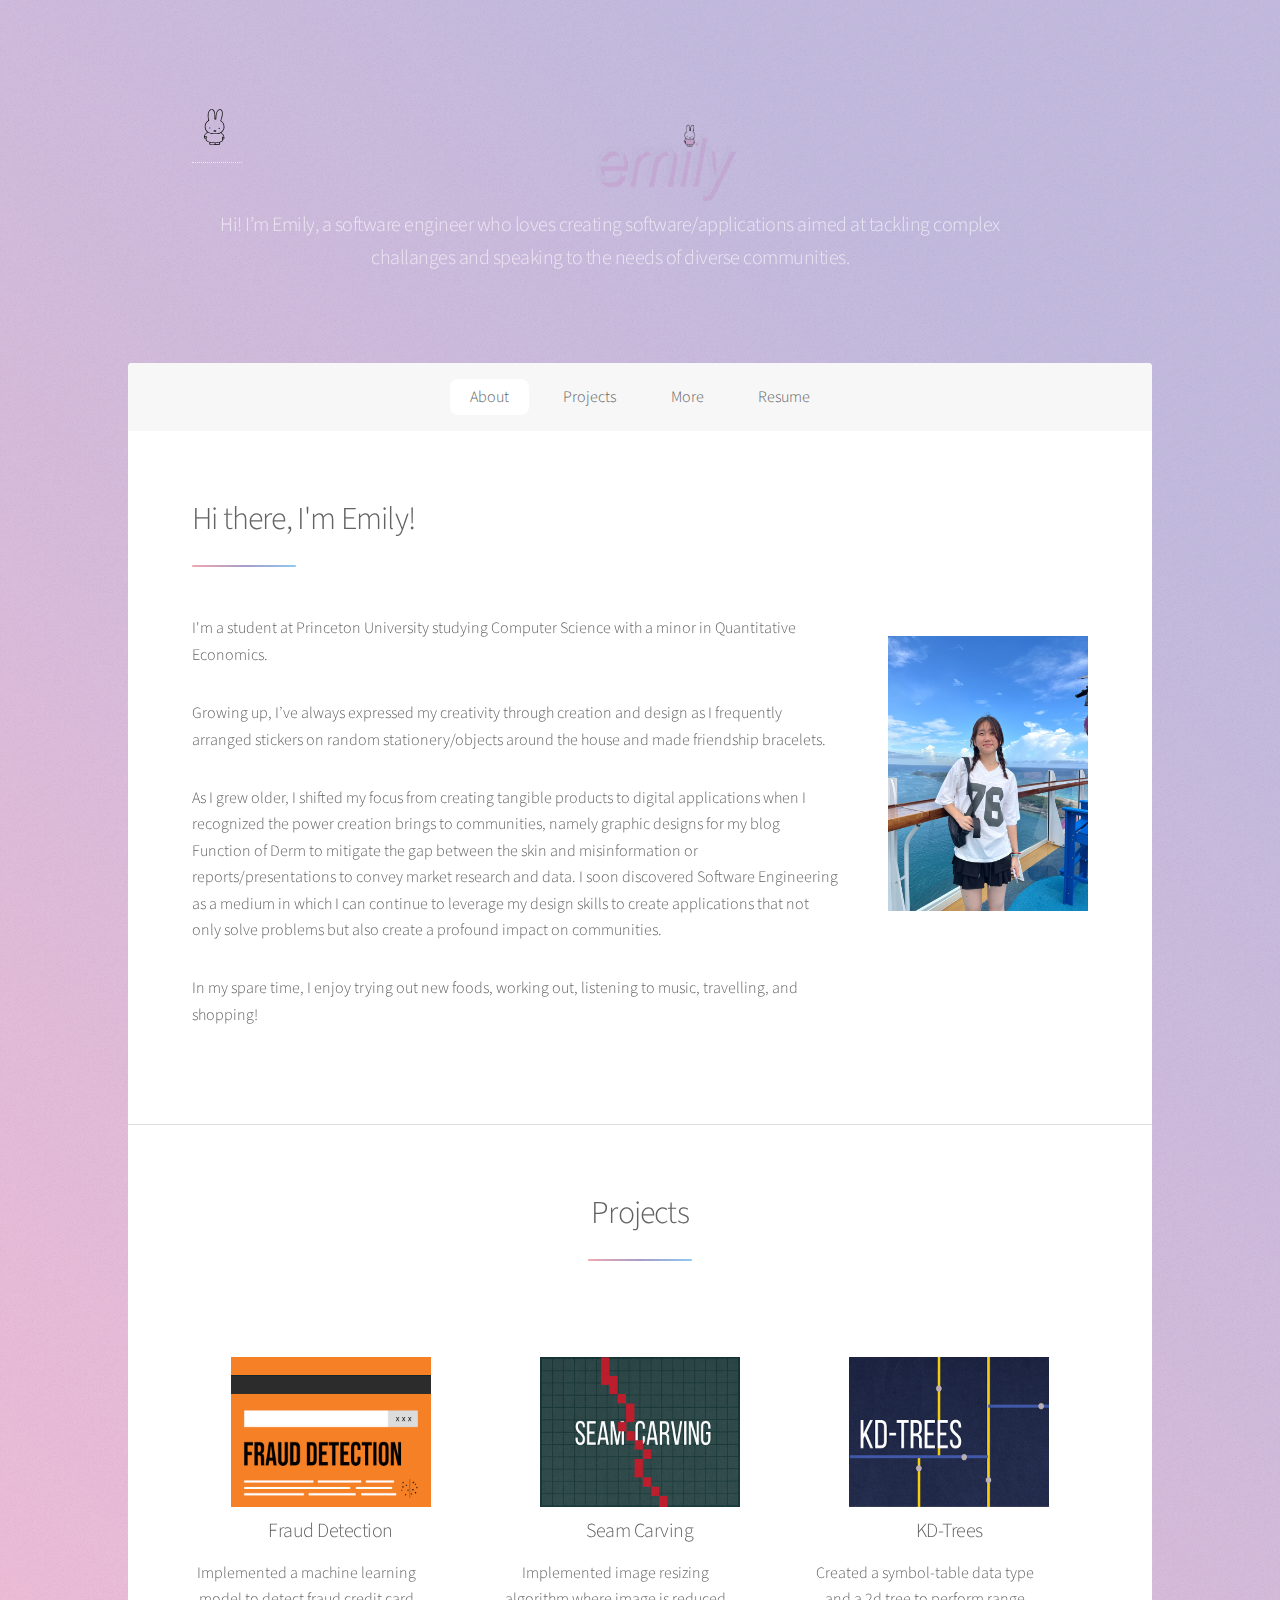
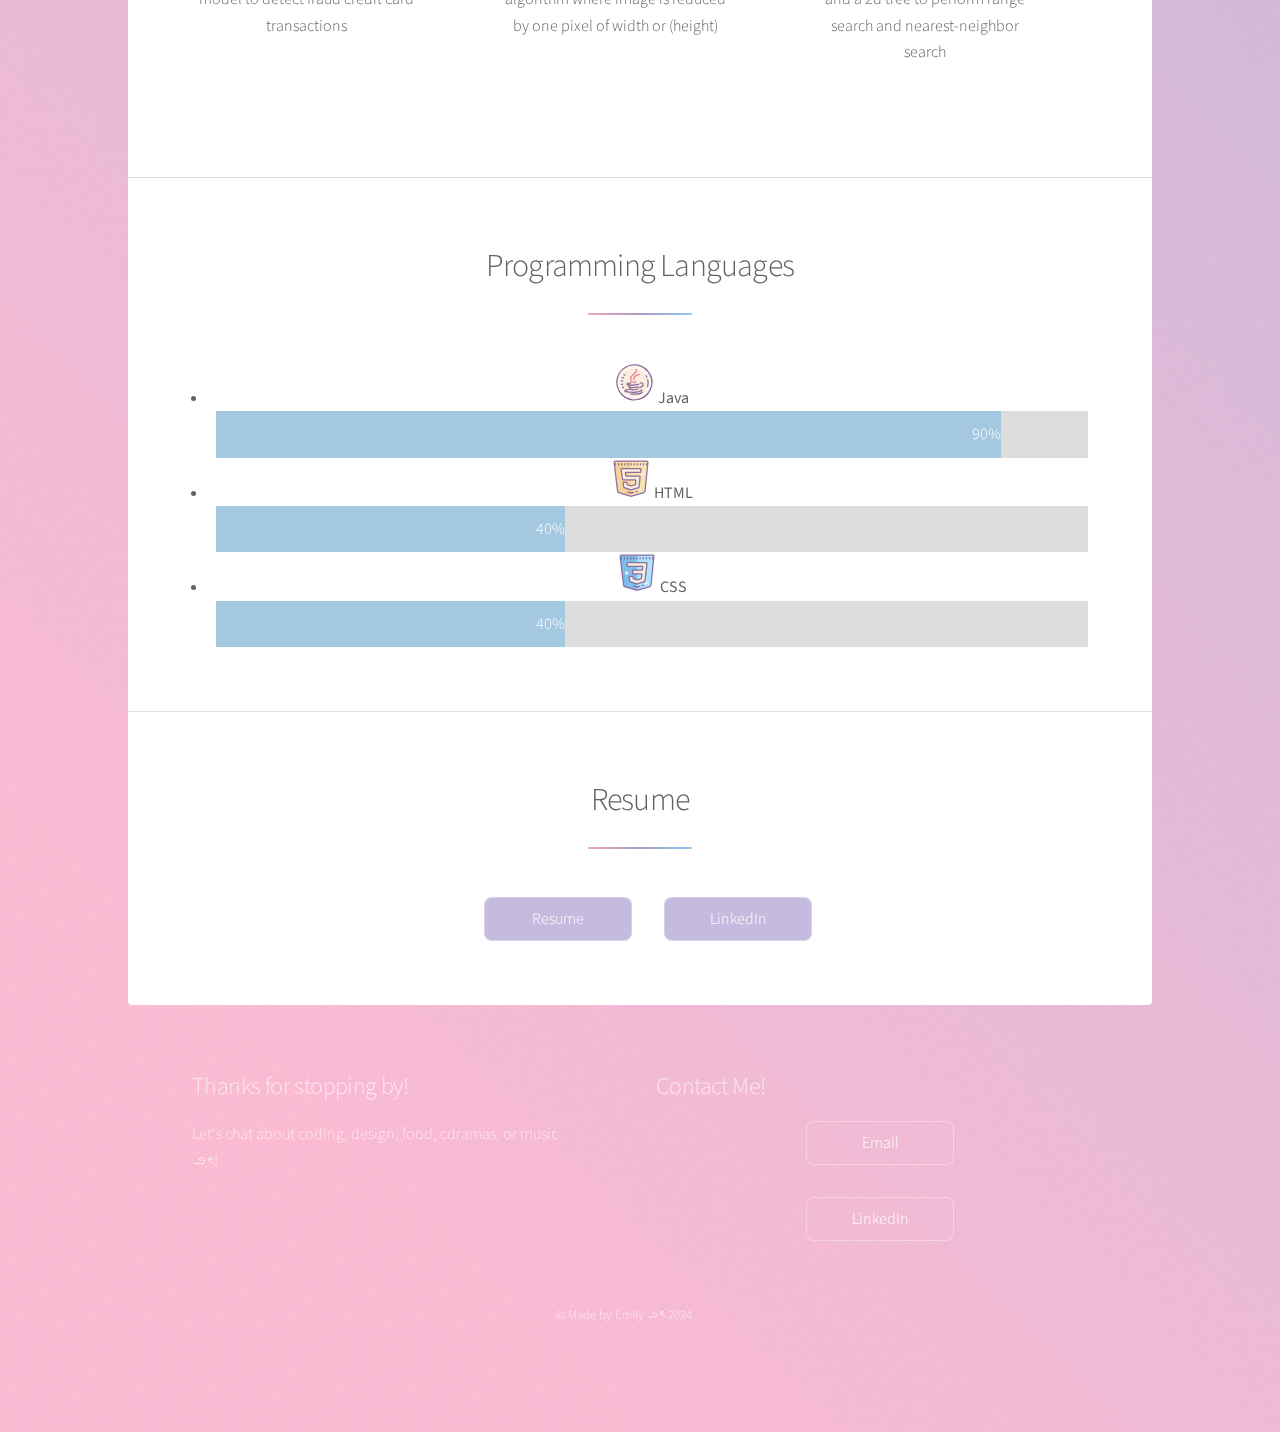
<file: docs/index.html>
<!DOCTYPE HTML>
<!--
	Stellar by HTML5 UP
	html5up.net | @ajlkn
	Free for personal and commercial use under the CCA 3.0 license (html5up.net/license)
-->
<html>
	<head>
		<meta charset="utf-8" />
		<meta name="viewport" content="width=device-width, initial-scale=1, user-scalable=no" />
		<link rel="stylesheet" href="assets/css/main.css" />
		<noscript><link rel="stylesheet" href="assets/css/noscript.css" /></noscript>
		<title>Emily You</title>
		<link rel="miffy" href="images/miffy.svg" type="image/x-icon" />
	</head>

	<body class="website">

		<!-- Wrapper -->
			<div id="wrapper">

				<!-- Header -->
					<header id="header" class="alt">
						<a href="index.html" class="nav-item" title="Home"> <img src="images/miffy.svg" width="50" height="50"/> </a>
						<span class="logo"><img src="images/name.jpeg" alt="" width="155" height="105" /></span>
						<p> Hi! I’m Emily, a software engineer who loves creating software/applications 
							aimed at tackling complex challanges and speaking to the needs of diverse communities.
					</header>

				<!-- Nav -->
					<nav id="nav">
						<ul>
							<li><a href="#about" class="active">About</a></li>
							<li><a href="#projects">Projects</a></li>
							<li><a href="#more">More</a></li>
							<li><a href="#resume">Resume</a></li>
						</ul>
					</nav>

				<!-- Main -->
					<div id="main">

						<!-- About Me-->
							<section id="about" class="main">
								<div class="me">
									<div class="content">
										<header class="major">
											<h2>Hi there, I'm Emily! </h2>
										</header>
										<p> I'm a student at Princeton University studying Computer 
											Science with a minor in Quantitative Economics. 
										</p>
										<p> Growing up, I’ve always expressed my creativity through creation and design 
											as I frequently arranged stickers on random stationery/objects around the house 
											and made friendship bracelets. 
										</p>
										<p> As I grew older, I shifted my focus from creating tangible products to digital applications when I recognized the power creation brings to
											communities, namely graphic designs for my blog Function of Derm to mitigate the gap between 
											the skin and misinformation or reports/presentations to convey market research and data.  I soon discovered Software Engineering as a medium in which I can 
											continue to leverage my design skills to create applications that not only solve problems but also create a profound impact on communities. 
										</p>
										<p> In my spare time, I enjoy trying out new foods, working out, listening to music, travelling,
											and shopping!
								
										</p>
									</div>
										<span class="profile"><img src="images/self.jpg" alt="" width="200" height="275"/> </span>

								</div>
							</section>

						<!-- Projects -->
							<section id="projects" class="main special">
								<header class="major">
									<h2>Projects</h2>
								</header>
								<ul class="examples">
									<li>
										<img src="images/fraud-detection.png" alt="" width="200" height="150" h3> 
										<h3> Fraud Detection </h3>
										<p> Implemented a machine learning model to detect fraud credit card
											transactions </p>
									<li>
										<img src="images/seamcarving.png" alt="" width="200" height="150"/>
										<h3>Seam Carving</h3>
										<p>Implemented image resizing algorithm where image is reduced by one pixel of width or 
											(height)
										</p>
									</li>
									<li>
										<img src="images/kdtree.png" alt="" width="200" height="150" />
										<h3>KD-Trees</h3>
										<p> Created a symbol-table data type and a 2d tree to perform range search and nearest-neighbor
											search
										</nearest-neighbor></p>
									</li>
								</ul>
							</section>

						<!-- Languages -->
							<section id="more" class="main special">
								<header class="major">
									<h2>Programming Languages</h2>
								</header>
								
								<ul class="languages">
									<li class="style1">
										<span class="icon"> <img src="images/java.svg" width="40" height="40"> </span>
										<strong>Java</strong> 
										<div class="container">
 										 	<div class="skills java">90%</div>
									</li>
									<li class="style2">
										<span class="icon"> <img src="images/html.svg" width="40" height="40"> </span>
										<strong>HTML</strong> 
										<div class="container">
											<div class="skills html">40%</div>
									</li>
									<li class="style3">
										<span class="icon"> <img src="images/css.svg" width="40" height="40"> </span>
										<strong>CSS</strong> 
										<div class="container">
											<div class="skills css">40%</div>
									</li>
								</ul>
							</section>

						<!-- Resume -->
							<section id="resume" class="main special">
								<header class="major">
									<h2>Resume</h2>
								</header>
								<footer class="major">
									<ul class="actions">
										<li><a href="https://drive.google.com/file/d/1UR392AheI8qLRslFvRGNjDB9zSDzAuXS/view?usp=sharing" class="button">Resume</a></li>
										<li><a href="https://www.linkedin.com/in/emilyyou220/" class="button">LinkedIn</a></li>
									</ul>
								</footer>
							</section>

					</div>

				<!-- Footer -->
					<footer id="footer">
						<section>
							<h2>Thanks for stopping by! </h2>
							<p>Let's chat about coding, design, food, cdramas, or music ౨ৎ! </p>
						</section>
						<section>
							<h2>Contact Me! </h2>
							<ul class="actions">
								<li><a href="mailto:ey9445@princeton.edu" class="button">Email</a></li>
							</ul>
							<ul class="actions">
								<li><a href="https://www.linkedin.com/in/emilyyou220/" class="button">LinkedIn</a></li>
							</ul>
						</section>

						<p class="copyright">&copy; Made by Emily ౨ৎ 2024</p>
					</footer>

			</div>

		<!-- Scripts -->
			<script src="assets/js/jquery.min.js"></script>
			<script src="assets/js/jquery.scrollex.min.js"></script>
			<script src="assets/js/jquery.scrolly.min.js"></script>
			<script src="assets/js/browser.min.js"></script>
			<script src="assets/js/breakpoints.min.js"></script>
			<script src="assets/js/util.js"></script>
			<script src="assets/js/main.js"></script>

	</body>
</html>
</file>
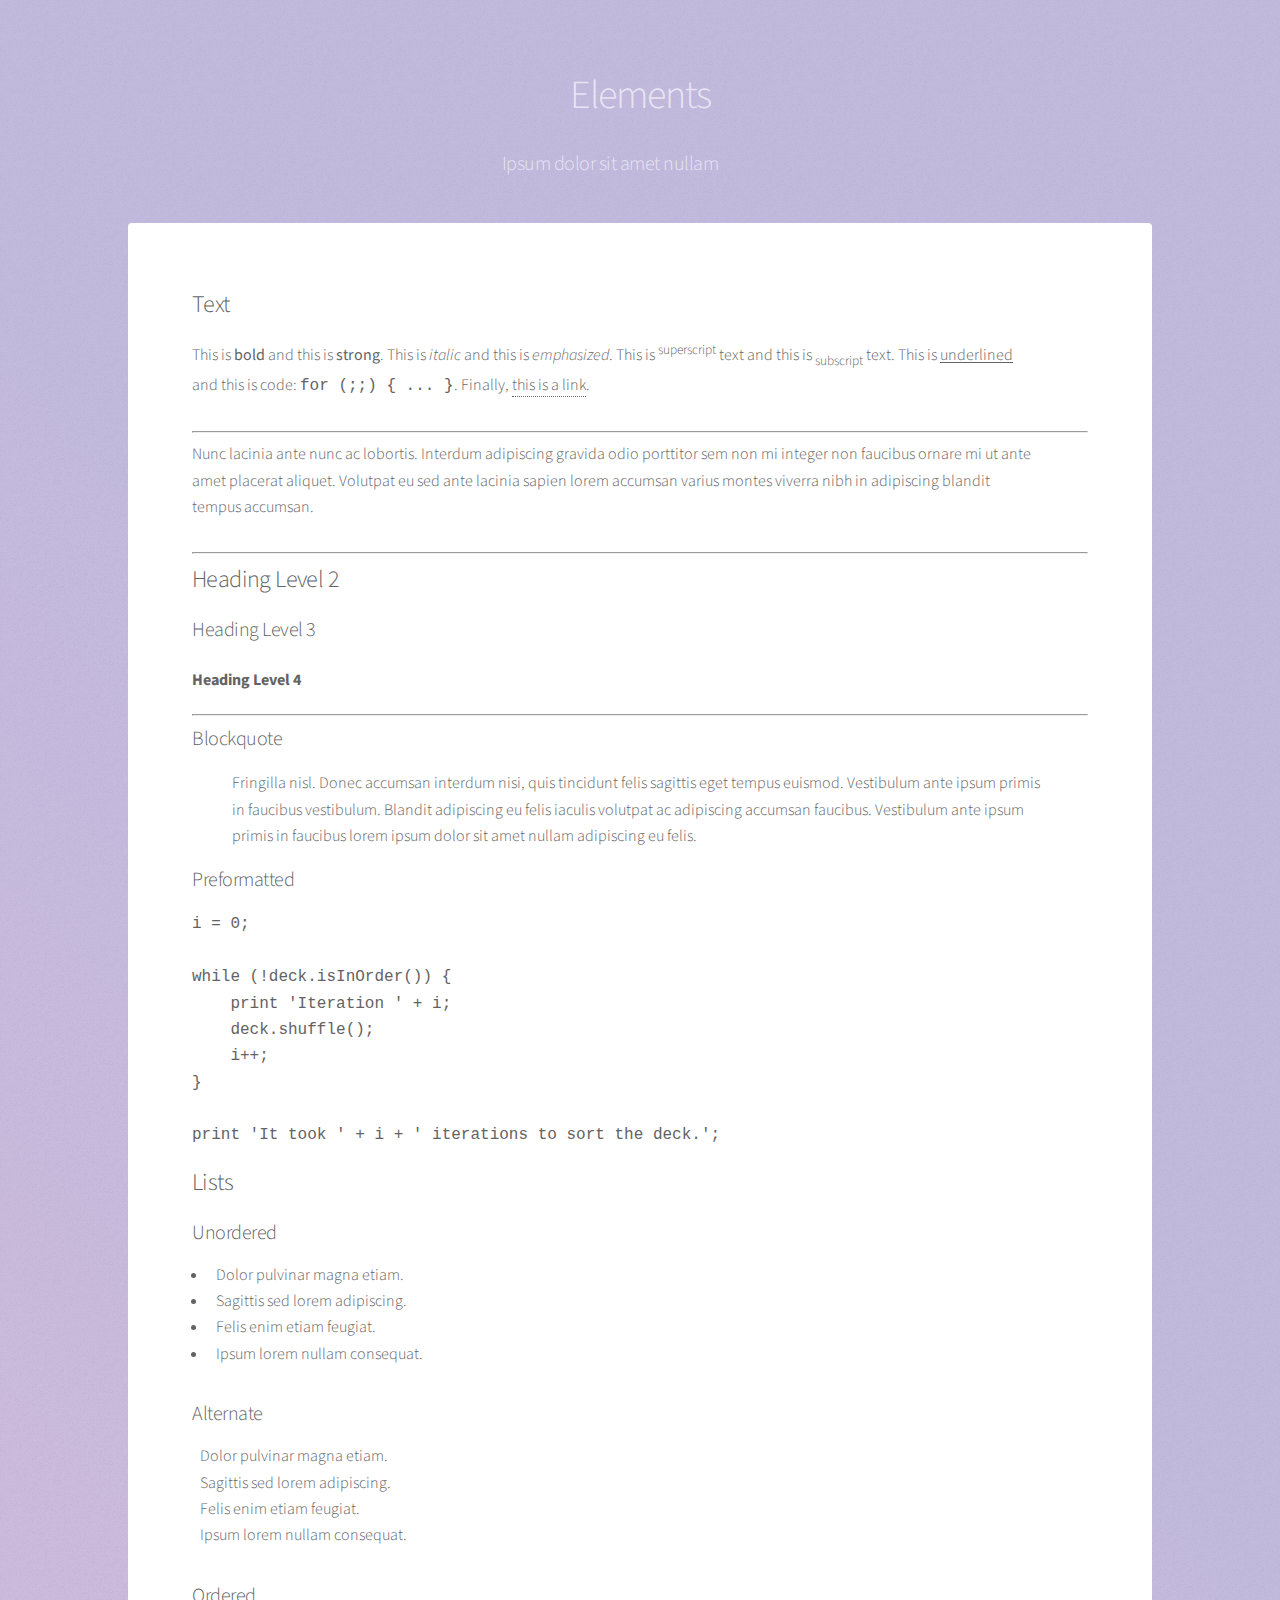
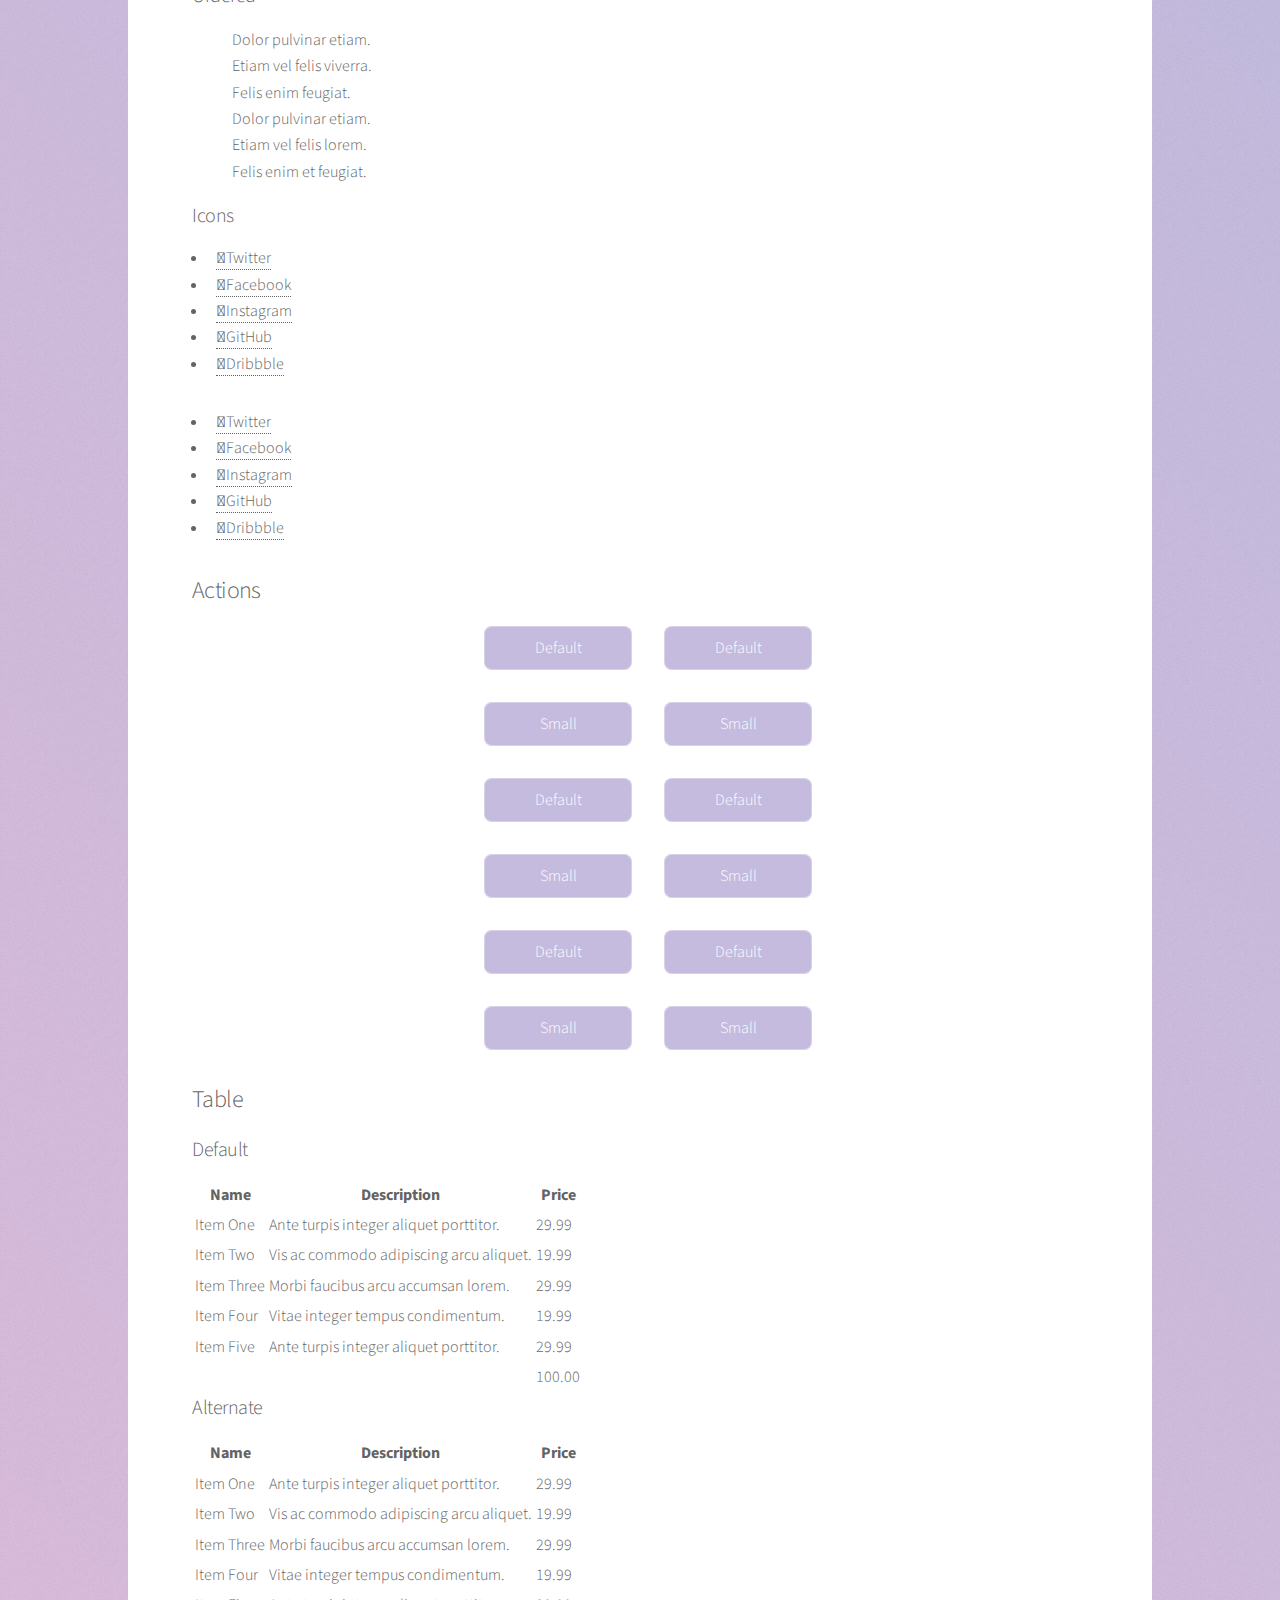
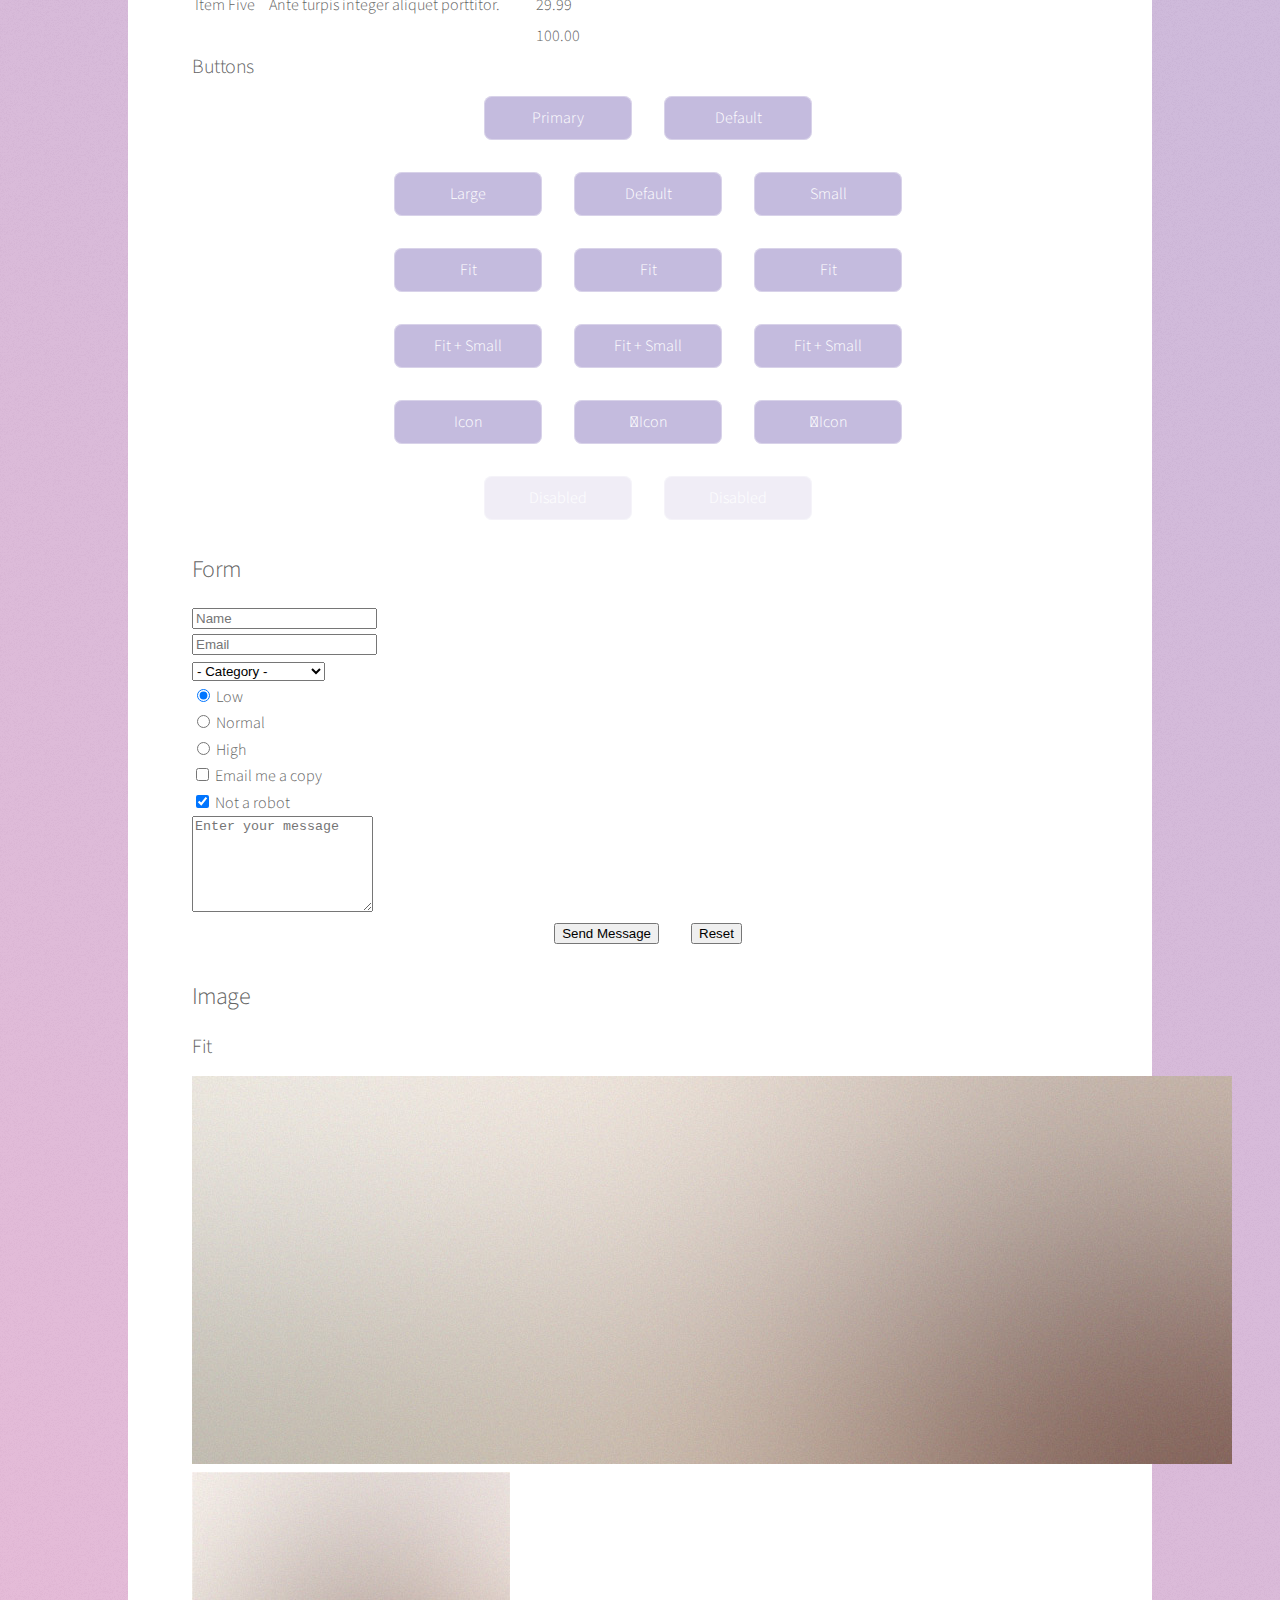
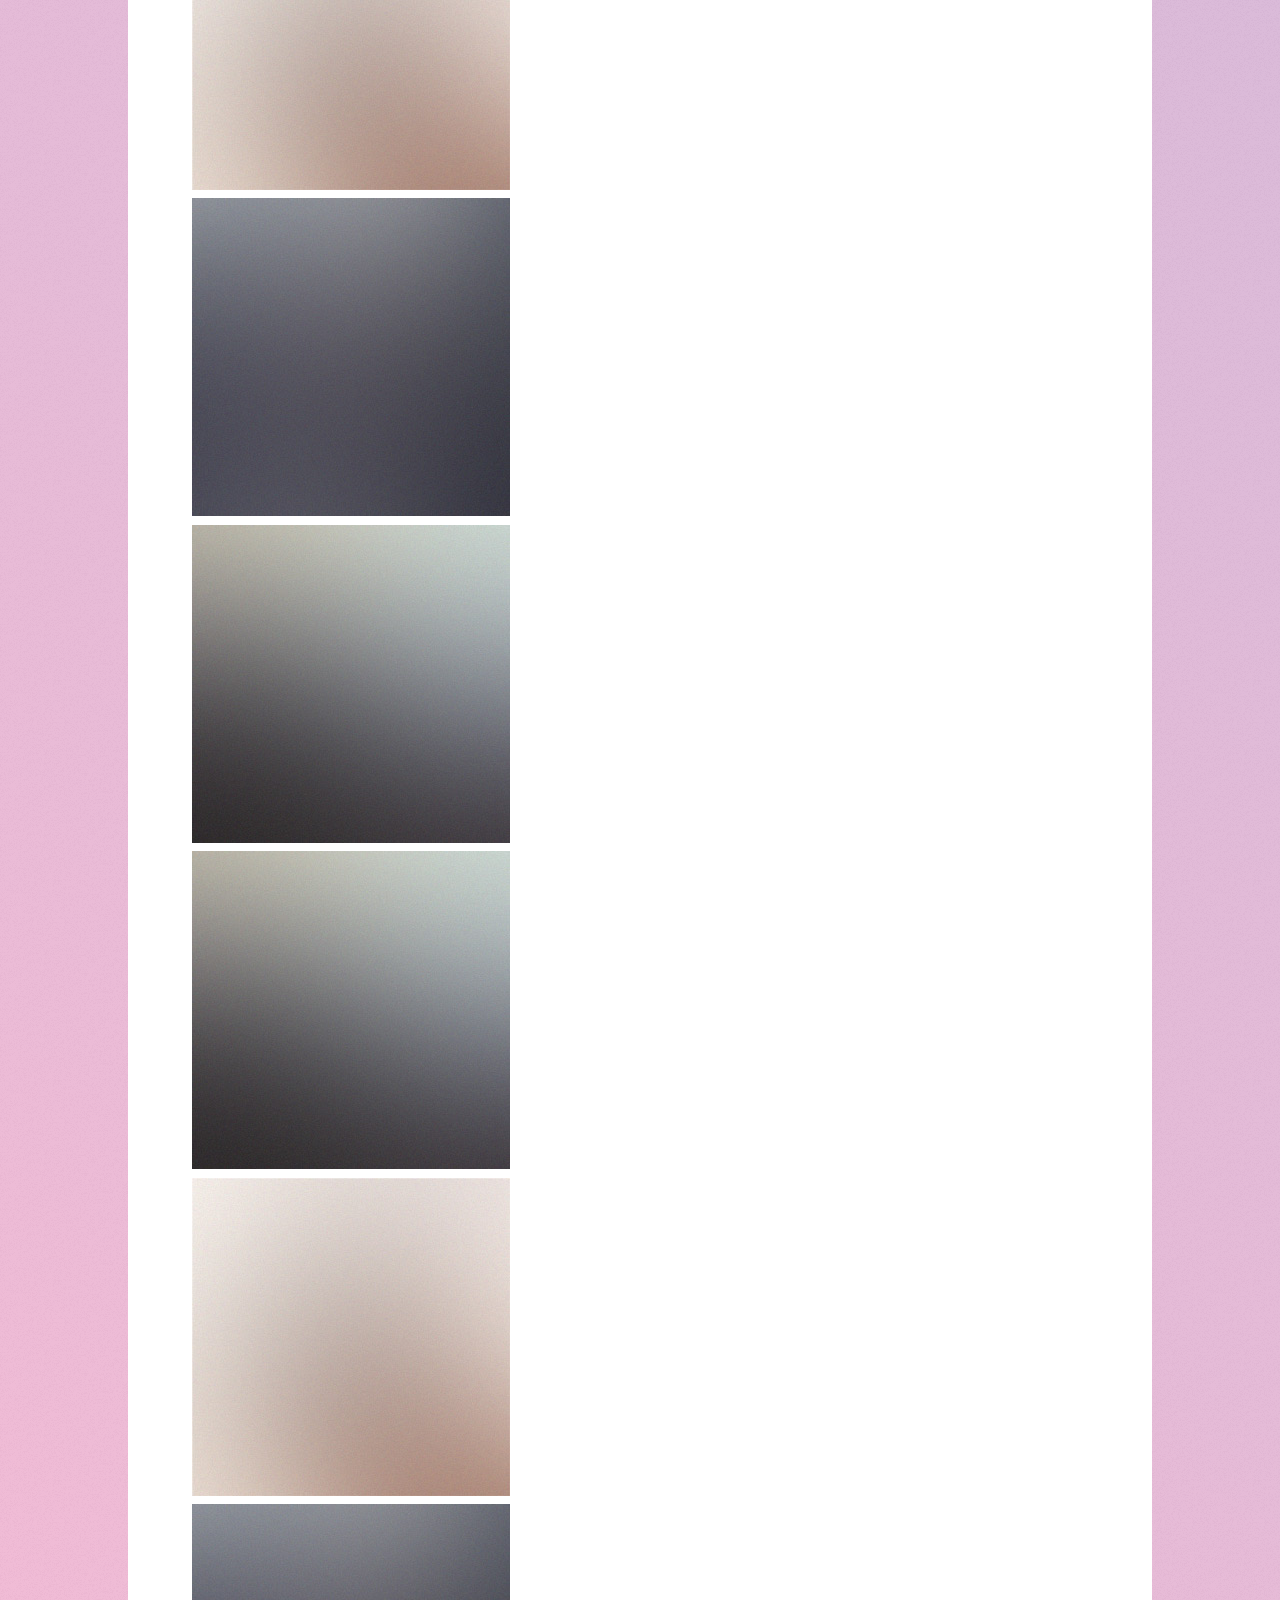
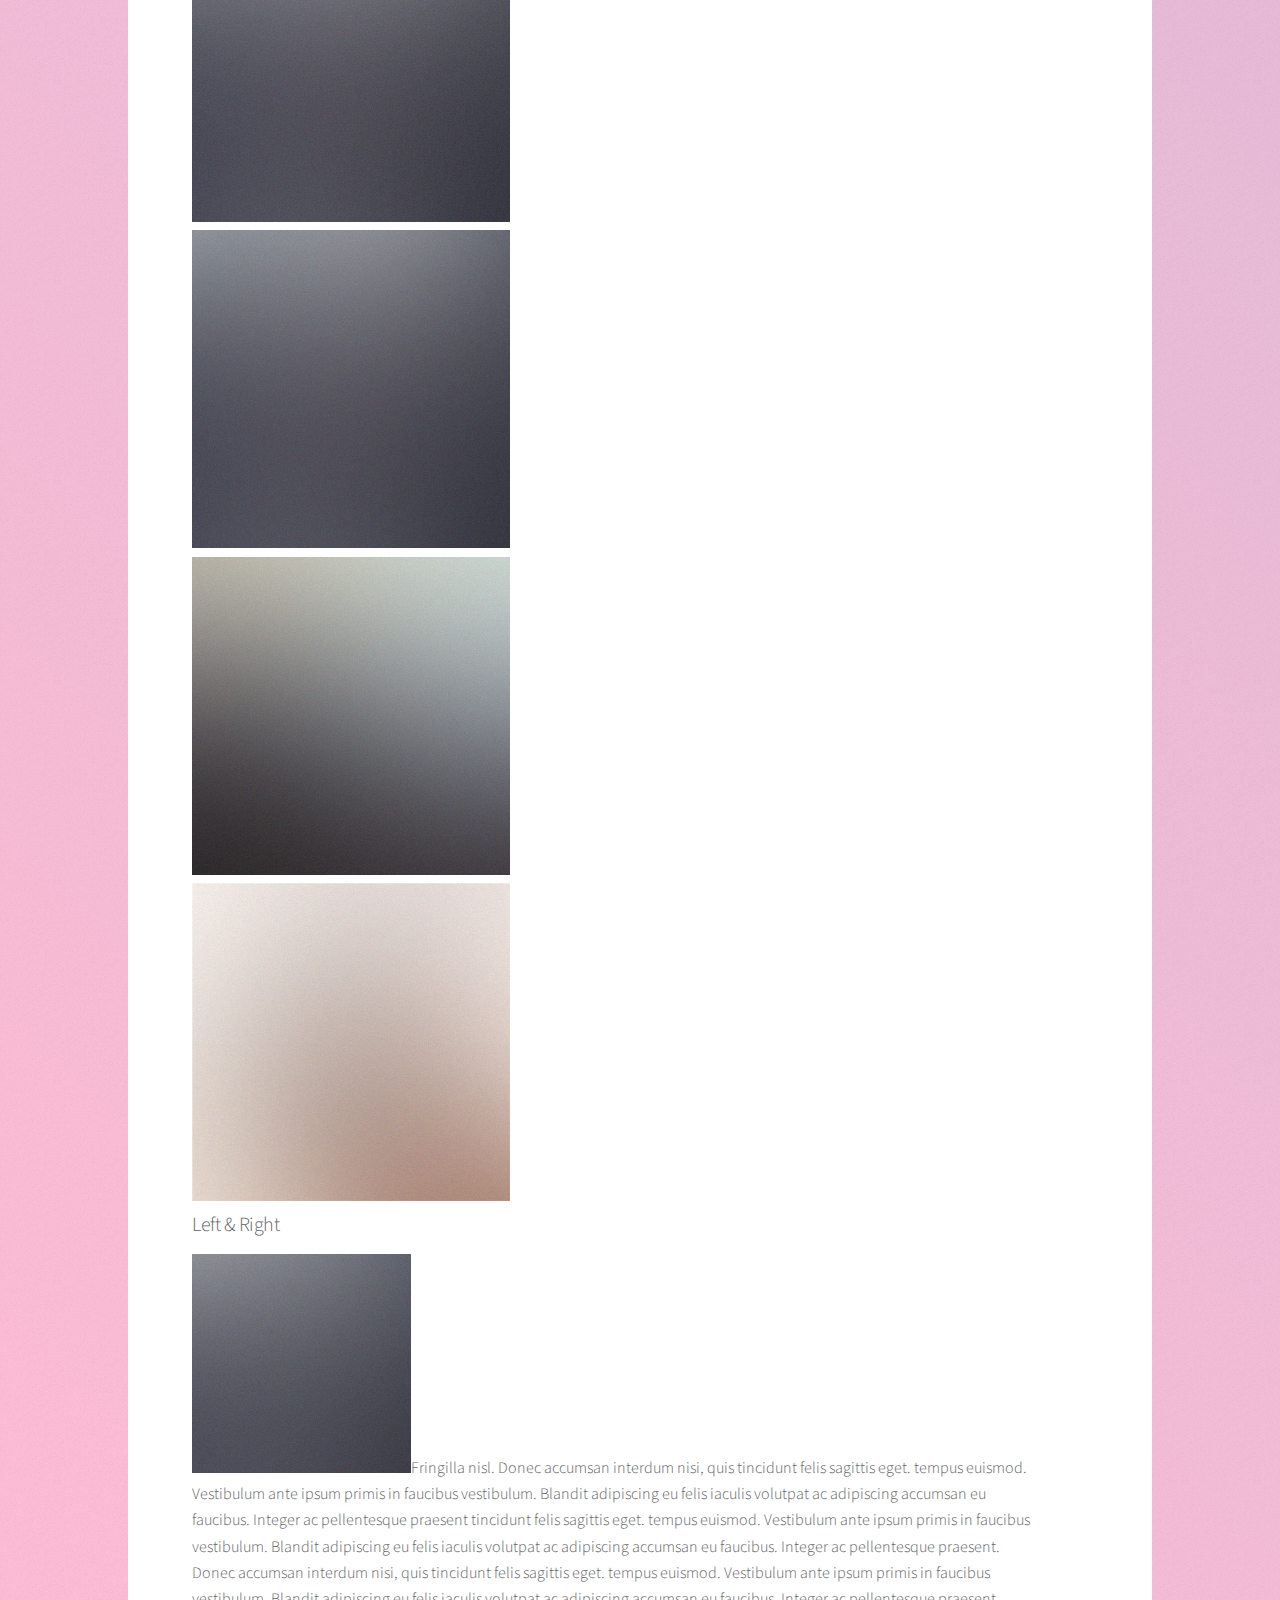
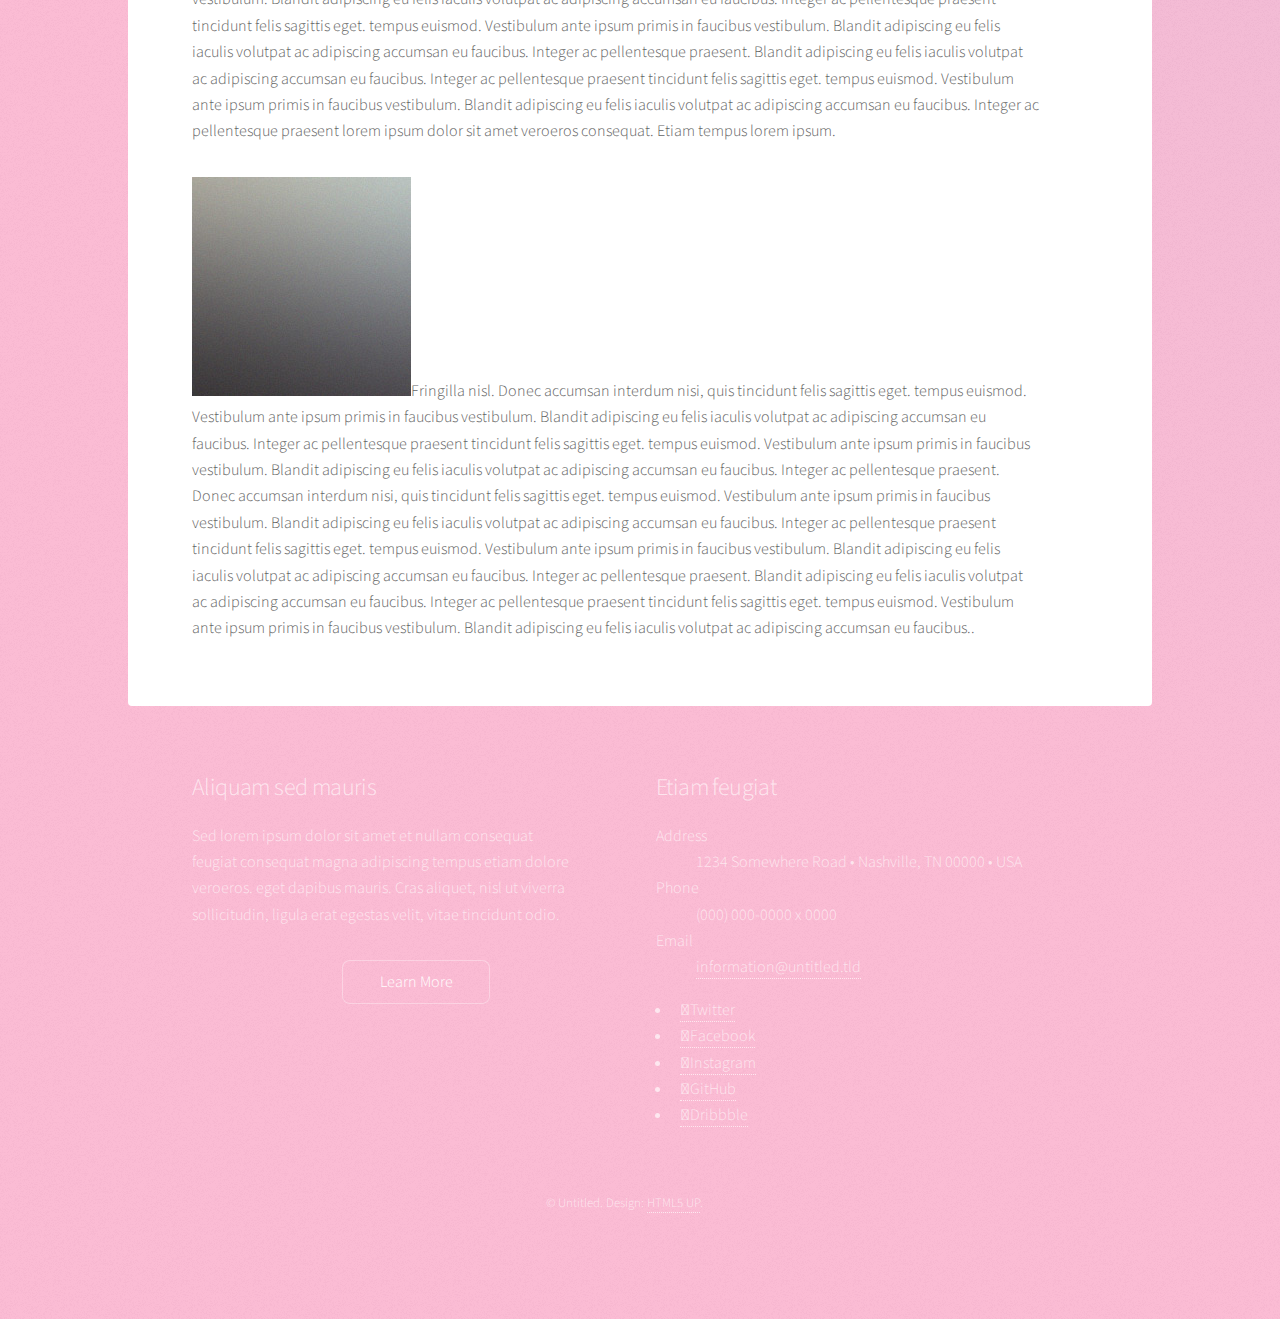
<file: docs/elements.html>
<!DOCTYPE HTML>
<!--
	Stellar by HTML5 UP
	html5up.net | @ajlkn
	Free for personal and commercial use under the CCA 3.0 license (html5up.net/license)
-->
<html>
	<head>
		<title>Elements - Stellar by HTML5 UP</title>
		<meta charset="utf-8" />
		<meta name="viewport" content="width=device-width, initial-scale=1, user-scalable=no" />
		<link rel="stylesheet" href="assets/css/main.css" />
		<noscript><link rel="stylesheet" href="assets/css/noscript.css" /></noscript>
	</head>
	<body class="is-preload">

		<!-- Wrapper -->
			<div id="wrapper">

				<!-- Header -->
					<header id="header">
						<h1>Elements</h1>
						<p>Ipsum dolor sit amet nullam</p>
					</header>

				<!-- Main -->
					<div id="main">

						<!-- Content -->
							<section id="content" class="main">

								<!-- Text -->
									<section>
										<h2>Text</h2>
										<p>This is <b>bold</b> and this is <strong>strong</strong>. This is <i>italic</i> and this is <em>emphasized</em>.
										This is <sup>superscript</sup> text and this is <sub>subscript</sub> text.
										This is <u>underlined</u> and this is code: <code>for (;;) { ... }</code>. Finally, <a href="#">this is a link</a>.</p>
										<hr />
										<p>Nunc lacinia ante nunc ac lobortis. Interdum adipiscing gravida odio porttitor sem non mi integer non faucibus ornare mi ut ante amet placerat aliquet. Volutpat eu sed ante lacinia sapien lorem accumsan varius montes viverra nibh in adipiscing blandit tempus accumsan.</p>
										<hr />
										<h2>Heading Level 2</h2>
										<h3>Heading Level 3</h3>
										<h4>Heading Level 4</h4>
										<hr />
										<h3>Blockquote</h3>
										<blockquote>Fringilla nisl. Donec accumsan interdum nisi, quis tincidunt felis sagittis eget tempus euismod. Vestibulum ante ipsum primis in faucibus vestibulum. Blandit adipiscing eu felis iaculis volutpat ac adipiscing accumsan faucibus. Vestibulum ante ipsum primis in faucibus lorem ipsum dolor sit amet nullam adipiscing eu felis.</blockquote>
										<h3>Preformatted</h3>
										<pre><code>i = 0;

while (!deck.isInOrder()) {
    print 'Iteration ' + i;
    deck.shuffle();
    i++;
}

print 'It took ' + i + ' iterations to sort the deck.';</code></pre>
									</section>

								<!-- Lists -->
									<section>
										<h2>Lists</h2>
										<div class="row">
											<div class="col-6 col-12-medium">
												<h3>Unordered</h3>
												<ul>
													<li>Dolor pulvinar magna etiam.</li>
													<li>Sagittis sed lorem adipiscing.</li>
													<li>Felis enim etiam feugiat.</li>
													<li>Ipsum lorem nullam consequat.</li>
												</ul>
												<h3>Alternate</h3>
												<ul class="alt">
													<li>Dolor pulvinar magna etiam.</li>
													<li>Sagittis sed lorem adipiscing.</li>
													<li>Felis enim etiam feugiat.</li>
													<li>Ipsum lorem nullam consequat.</li>
												</ul>
											</div>
											<div class="col-6 col-12-medium">
												<h3>Ordered</h3>
												<ol>
													<li>Dolor pulvinar etiam.</li>
													<li>Etiam vel felis viverra.</li>
													<li>Felis enim feugiat.</li>
													<li>Dolor pulvinar etiam.</li>
													<li>Etiam vel felis lorem.</li>
													<li>Felis enim et feugiat.</li>
												</ol>
												<h3>Icons</h3>
												<ul class="icons">
													<li><a href="#" class="icon brands fa-twitter"><span class="label">Twitter</span></a></li>
													<li><a href="#" class="icon brands fa-facebook-f"><span class="label">Facebook</span></a></li>
													<li><a href="#" class="icon brands fa-instagram"><span class="label">Instagram</span></a></li>
													<li><a href="#" class="icon brands fa-github"><span class="label">GitHub</span></a></li>
													<li><a href="#" class="icon brands fa-dribbble"><span class="label">Dribbble</span></a></li>
												</ul>
												<ul class="icons">
													<li><a href="#" class="icon brands alt fa-twitter"><span class="label">Twitter</span></a></li>
													<li><a href="#" class="icon brands alt fa-facebook-f"><span class="label">Facebook</span></a></li>
													<li><a href="#" class="icon brands alt fa-instagram"><span class="label">Instagram</span></a></li>
													<li><a href="#" class="icon brands alt fa-github"><span class="label">GitHub</span></a></li>
													<li><a href="#" class="icon brands alt fa-dribbble"><span class="label">Dribbble</span></a></li>
												</ul>
											</div>
										</div>
										<h2>Actions</h2>
										<div class="row">
											<div class="col-6 col-12-medium">
												<ul class="actions">
													<li><a href="#" class="button primary">Default</a></li>
													<li><a href="#" class="button">Default</a></li>
												</ul>
												<ul class="actions small">
													<li><a href="#" class="button primary small">Small</a></li>
													<li><a href="#" class="button small">Small</a></li>
												</ul>
												<ul class="actions stacked">
													<li><a href="#" class="button primary">Default</a></li>
													<li><a href="#" class="button">Default</a></li>
												</ul>
												<ul class="actions stacked">
													<li><a href="#" class="button primary small">Small</a></li>
													<li><a href="#" class="button small">Small</a></li>
												</ul>
											</div>
											<div class="col-6 col-12-medium">
												<ul class="actions stacked">
													<li><a href="#" class="button primary fit">Default</a></li>
													<li><a href="#" class="button fit">Default</a></li>
												</ul>
												<ul class="actions stacked">
													<li><a href="#" class="button primary small fit">Small</a></li>
													<li><a href="#" class="button small fit">Small</a></li>
												</ul>
											</div>
										</div>
									</section>

								<!-- Table -->
									<section>
										<h2>Table</h2>
										<h3>Default</h3>
										<div class="table-wrapper">
											<table>
												<thead>
													<tr>
														<th>Name</th>
														<th>Description</th>
														<th>Price</th>
													</tr>
												</thead>
												<tbody>
													<tr>
														<td>Item One</td>
														<td>Ante turpis integer aliquet porttitor.</td>
														<td>29.99</td>
													</tr>
													<tr>
														<td>Item Two</td>
														<td>Vis ac commodo adipiscing arcu aliquet.</td>
														<td>19.99</td>
													</tr>
													<tr>
														<td>Item Three</td>
														<td> Morbi faucibus arcu accumsan lorem.</td>
														<td>29.99</td>
													</tr>
													<tr>
														<td>Item Four</td>
														<td>Vitae integer tempus condimentum.</td>
														<td>19.99</td>
													</tr>
													<tr>
														<td>Item Five</td>
														<td>Ante turpis integer aliquet porttitor.</td>
														<td>29.99</td>
													</tr>
												</tbody>
												<tfoot>
													<tr>
														<td colspan="2"></td>
														<td>100.00</td>
													</tr>
												</tfoot>
											</table>
										</div>

										<h3>Alternate</h3>
										<div class="table-wrapper">
											<table class="alt">
												<thead>
													<tr>
														<th>Name</th>
														<th>Description</th>
														<th>Price</th>
													</tr>
												</thead>
												<tbody>
													<tr>
														<td>Item One</td>
														<td>Ante turpis integer aliquet porttitor.</td>
														<td>29.99</td>
													</tr>
													<tr>
														<td>Item Two</td>
														<td>Vis ac commodo adipiscing arcu aliquet.</td>
														<td>19.99</td>
													</tr>
													<tr>
														<td>Item Three</td>
														<td> Morbi faucibus arcu accumsan lorem.</td>
														<td>29.99</td>
													</tr>
													<tr>
														<td>Item Four</td>
														<td>Vitae integer tempus condimentum.</td>
														<td>19.99</td>
													</tr>
													<tr>
														<td>Item Five</td>
														<td>Ante turpis integer aliquet porttitor.</td>
														<td>29.99</td>
													</tr>
												</tbody>
												<tfoot>
													<tr>
														<td colspan="2"></td>
														<td>100.00</td>
													</tr>
												</tfoot>
											</table>
										</div>
									</section>

								<!-- Buttons -->
									<section>
										<h3>Buttons</h3>
										<ul class="actions">
											<li><a href="#" class="button primary">Primary</a></li>
											<li><a href="#" class="button">Default</a></li>
										</ul>
										<ul class="actions">
											<li><a href="#" class="button large">Large</a></li>
											<li><a href="#" class="button">Default</a></li>
											<li><a href="#" class="button small">Small</a></li>
										</ul>
										<ul class="actions fit">
											<li><a href="#" class="button primary fit">Fit</a></li>
											<li><a href="#" class="button fit">Fit</a></li>
											<li><a href="#" class="button fit">Fit</a></li>
										</ul>
										<ul class="actions fit small">
											<li><a href="#" class="button primary fit small">Fit + Small</a></li>
											<li><a href="#" class="button fit small">Fit + Small</a></li>
											<li><a href="#" class="button fit small">Fit + Small</a></li>
										</ul>
										<ul class="actions">
											<li><a href="#" class="button primary icon solidfa-download">Icon</a></li>
											<li><a href="#" class="button icon solid fa-upload">Icon</a></li>
											<li><a href="#" class="button icon solid fa-save">Icon</a></li>
										</ul>
										<ul class="actions">
											<li><span class="button primary disabled">Disabled</span></li>
											<li><span class="button disabled">Disabled</span></li>
										</ul>
									</section>

								<!-- Form -->
									<section>
										<h2>Form</h2>
										<form method="post" action="#">
											<div class="row gtr-uniform">
												<div class="col-6 col-12-xsmall">
													<input type="text" name="demo-name" id="demo-name" value="" placeholder="Name" />
												</div>
												<div class="col-6 col-12-xsmall">
													<input type="email" name="demo-email" id="demo-email" value="" placeholder="Email" />
												</div>
												<div class="col-12">
													<select name="demo-category" id="demo-category">
														<option value="">- Category -</option>
														<option value="1">Manufacturing</option>
														<option value="1">Shipping</option>
														<option value="1">Administration</option>
														<option value="1">Human Resources</option>
													</select>
												</div>
												<div class="col-4 col-12-small">
													<input type="radio" id="demo-priority-low" name="demo-priority" checked>
													<label for="demo-priority-low">Low</label>
												</div>
												<div class="col-4 col-12-small">
													<input type="radio" id="demo-priority-normal" name="demo-priority">
													<label for="demo-priority-normal">Normal</label>
												</div>
												<div class="col-4 col-12-small">
													<input type="radio" id="demo-priority-high" name="demo-priority">
													<label for="demo-priority-high">High</label>
												</div>
												<div class="col-6 col-12-small">
													<input type="checkbox" id="demo-copy" name="demo-copy">
													<label for="demo-copy">Email me a copy</label>
												</div>
												<div class="col-6 col-12-small">
													<input type="checkbox" id="demo-human" name="demo-human" checked>
													<label for="demo-human">Not a robot</label>
												</div>
												<div class="col-12">
													<textarea name="demo-message" id="demo-message" placeholder="Enter your message" rows="6"></textarea>
												</div>
												<div class="col-12">
													<ul class="actions">
														<li><input type="submit" value="Send Message" class="primary" /></li>
														<li><input type="reset" value="Reset" /></li>
													</ul>
												</div>
											</div>
										</form>
									</section>

								<!-- Image -->
									<section>
										<h2>Image</h2>
										<h3>Fit</h3>
										<div class="box alt">
											<div class="row gtr-uniform">
												<div class="col-12"><span class="image fit"><img src="images/pic04.jpg" alt="" /></span></div>
												<div class="col-4"><span class="image fit"><img src="images/pic01.jpg" alt="" /></span></div>
												<div class="col-4"><span class="image fit"><img src="images/pic02.jpg" alt="" /></span></div>
												<div class="col-4"><span class="image fit"><img src="images/pic03.jpg" alt="" /></span></div>
												<div class="col-4"><span class="image fit"><img src="images/pic03.jpg" alt="" /></span></div>
												<div class="col-4"><span class="image fit"><img src="images/pic01.jpg" alt="" /></span></div>
												<div class="col-4"><span class="image fit"><img src="images/pic02.jpg" alt="" /></span></div>
												<div class="col-4"><span class="image fit"><img src="images/pic02.jpg" alt="" /></span></div>
												<div class="col-4"><span class="image fit"><img src="images/pic03.jpg" alt="" /></span></div>
												<div class="col-4"><span class="image fit"><img src="images/pic01.jpg" alt="" /></span></div>
											</div>
										</div>
										<h3>Left &amp; Right</h3>
										<p><span class="image left"><img src="images/pic05.jpg" alt="" /></span>Fringilla nisl. Donec accumsan interdum nisi, quis tincidunt felis sagittis eget. tempus euismod. Vestibulum ante ipsum primis in faucibus vestibulum. Blandit adipiscing eu felis iaculis volutpat ac adipiscing accumsan eu faucibus. Integer ac pellentesque praesent tincidunt felis sagittis eget. tempus euismod. Vestibulum ante ipsum primis in faucibus vestibulum. Blandit adipiscing eu felis iaculis volutpat ac adipiscing accumsan eu faucibus. Integer ac pellentesque praesent. Donec accumsan interdum nisi, quis tincidunt felis sagittis eget. tempus euismod. Vestibulum ante ipsum primis in faucibus vestibulum. Blandit adipiscing eu felis iaculis volutpat ac adipiscing accumsan eu faucibus. Integer ac pellentesque praesent tincidunt felis sagittis eget. tempus euismod. Vestibulum ante ipsum primis in faucibus vestibulum. Blandit adipiscing eu felis iaculis volutpat ac adipiscing accumsan eu faucibus. Integer ac pellentesque praesent. Blandit adipiscing eu felis iaculis volutpat ac adipiscing accumsan eu faucibus. Integer ac pellentesque praesent tincidunt felis sagittis eget. tempus euismod. Vestibulum ante ipsum primis in faucibus vestibulum. Blandit adipiscing eu felis iaculis volutpat ac adipiscing accumsan eu faucibus. Integer ac pellentesque praesent lorem ipsum dolor sit amet veroeros consequat. Etiam tempus lorem ipsum.</p>
										<p><span class="image right"><img src="images/pic06.jpg" alt="" /></span>Fringilla nisl. Donec accumsan interdum nisi, quis tincidunt felis sagittis eget. tempus euismod. Vestibulum ante ipsum primis in faucibus vestibulum. Blandit adipiscing eu felis iaculis volutpat ac adipiscing accumsan eu faucibus. Integer ac pellentesque praesent tincidunt felis sagittis eget. tempus euismod. Vestibulum ante ipsum primis in faucibus vestibulum. Blandit adipiscing eu felis iaculis volutpat ac adipiscing accumsan eu faucibus. Integer ac pellentesque praesent. Donec accumsan interdum nisi, quis tincidunt felis sagittis eget. tempus euismod. Vestibulum ante ipsum primis in faucibus vestibulum. Blandit adipiscing eu felis iaculis volutpat ac adipiscing accumsan eu faucibus. Integer ac pellentesque praesent tincidunt felis sagittis eget. tempus euismod. Vestibulum ante ipsum primis in faucibus vestibulum. Blandit adipiscing eu felis iaculis volutpat ac adipiscing accumsan eu faucibus. Integer ac pellentesque praesent. Blandit adipiscing eu felis iaculis volutpat ac adipiscing accumsan eu faucibus. Integer ac pellentesque praesent tincidunt felis sagittis eget. tempus euismod. Vestibulum ante ipsum primis in faucibus vestibulum. Blandit adipiscing eu felis iaculis volutpat ac adipiscing accumsan eu faucibus..</p>
									</section>

							</section>

					</div>

				<!-- Footer -->
					<footer id="footer">
						<section>
							<h2>Aliquam sed mauris</h2>
							<p>Sed lorem ipsum dolor sit amet et nullam consequat feugiat consequat magna adipiscing tempus etiam dolore veroeros. eget dapibus mauris. Cras aliquet, nisl ut viverra sollicitudin, ligula erat egestas velit, vitae tincidunt odio.</p>
							<ul class="actions">
								<li><a href="#" class="button">Learn More</a></li>
							</ul>
						</section>
						<section>
							<h2>Etiam feugiat</h2>
							<dl class="alt">
								<dt>Address</dt>
								<dd>1234 Somewhere Road &bull; Nashville, TN 00000 &bull; USA</dd>
								<dt>Phone</dt>
								<dd>(000) 000-0000 x 0000</dd>
								<dt>Email</dt>
								<dd><a href="#">information@untitled.tld</a></dd>
							</dl>
							<ul class="icons">
								<li><a href="#" class="icon brands fa-twitter alt"><span class="label">Twitter</span></a></li>
								<li><a href="#" class="icon brands fa-facebook-f alt"><span class="label">Facebook</span></a></li>
								<li><a href="#" class="icon brands fa-instagram alt"><span class="label">Instagram</span></a></li>
								<li><a href="#" class="icon brands fa-github alt"><span class="label">GitHub</span></a></li>
								<li><a href="#" class="icon brands fa-dribbble alt"><span class="label">Dribbble</span></a></li>
							</ul>
						</section>
						<p class="copyright">&copy; Untitled. Design: <a href="https://html5up.net">HTML5 UP</a>.</p>
					</footer>

			</div>

		<!-- Scripts -->
			<script src="assets/js/jquery.min.js"></script>
			<script src="assets/js/jquery.scrollex.min.js"></script>
			<script src="assets/js/jquery.scrolly.min.js"></script>
			<script src="assets/js/browser.min.js"></script>
			<script src="assets/js/breakpoints.min.js"></script>
			<script src="assets/js/util.js"></script>
			<script src="assets/js/main.js"></script>

	</body>
</html>
</file>
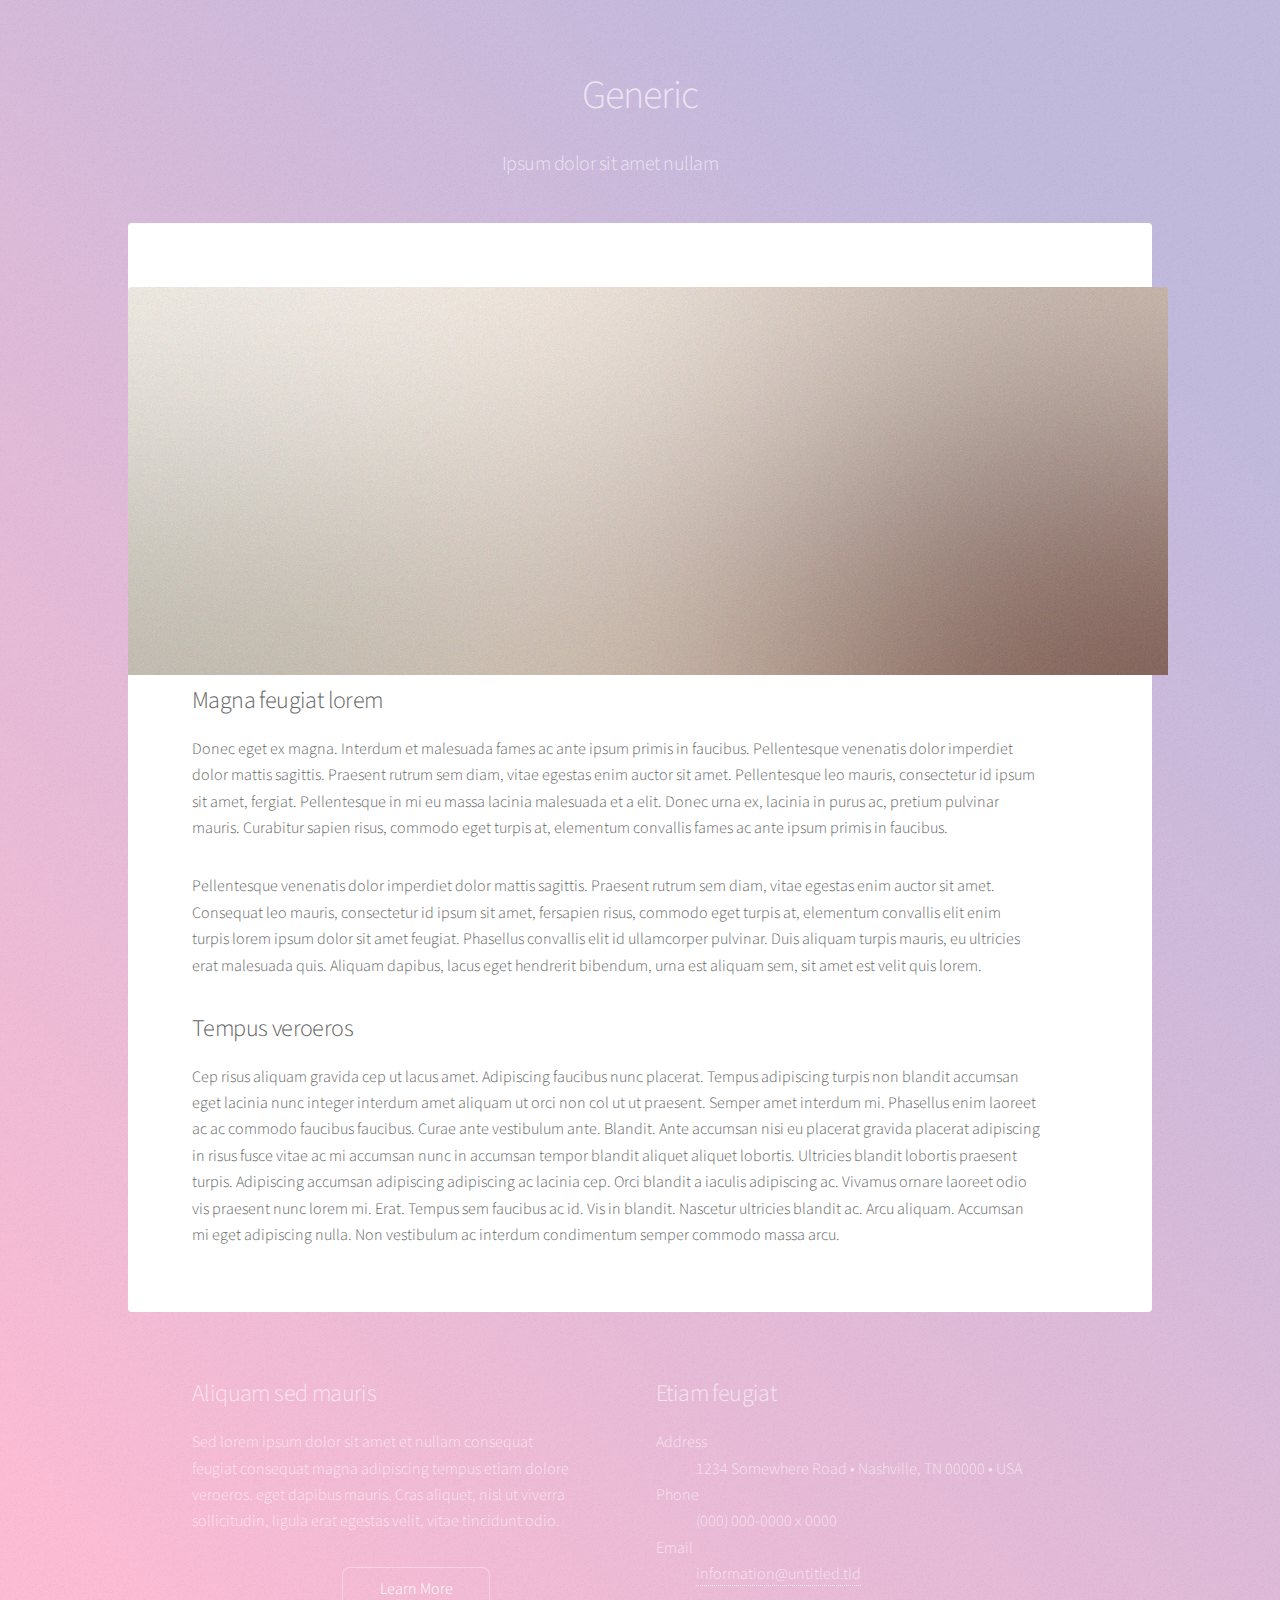
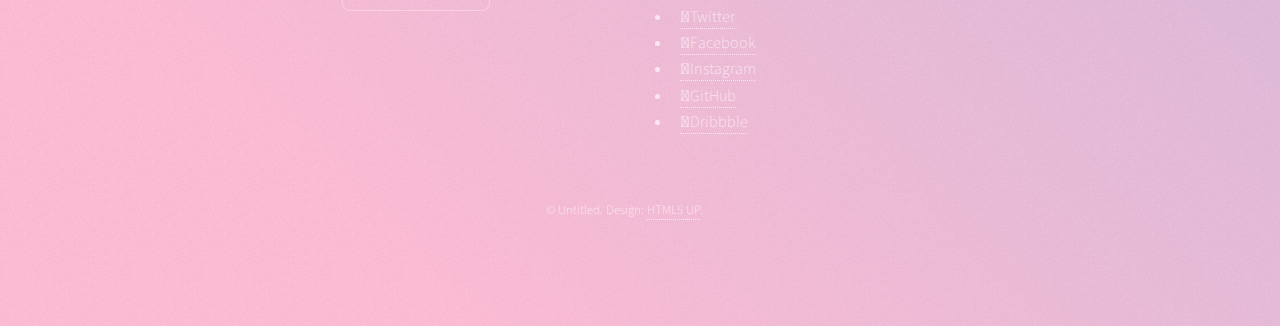
<file: docs/generic.html>
<!DOCTYPE HTML>
<!--
	Stellar by HTML5 UP
	html5up.net | @ajlkn
	Free for personal and commercial use under the CCA 3.0 license (html5up.net/license)
-->
<html>
	<head>
		<title>Generic - Stellar by HTML5 UP</title>
		<meta charset="utf-8" />
		<meta name="viewport" content="width=device-width, initial-scale=1, user-scalable=no" />
		<link rel="stylesheet" href="assets/css/main.css" />
		<noscript><link rel="stylesheet" href="assets/css/noscript.css" /></noscript>
	</head>
	<body class="is-preload">

		<!-- Wrapper -->
			<div id="wrapper">

				<!-- Header -->
					<header id="header">
						<h1>Generic</h1>
						<p>Ipsum dolor sit amet nullam</p>
					</header>

				<!-- Main -->
					<div id="main">

						<!-- Content -->
							<section id="content" class="main">
								<span class="image main"><img src="images/pic04.jpg" alt="" /></span>
								<h2>Magna feugiat lorem</h2>
								<p>Donec eget ex magna. Interdum et malesuada fames ac ante ipsum primis in faucibus. Pellentesque venenatis dolor imperdiet dolor mattis sagittis. Praesent rutrum sem diam, vitae egestas enim auctor sit amet. Pellentesque leo mauris, consectetur id ipsum sit amet, fergiat. Pellentesque in mi eu massa lacinia malesuada et a elit. Donec urna ex, lacinia in purus ac, pretium pulvinar mauris. Curabitur sapien risus, commodo eget turpis at, elementum convallis fames ac ante ipsum primis in faucibus.</p>
								<p>Pellentesque venenatis dolor imperdiet dolor mattis sagittis. Praesent rutrum sem diam, vitae egestas enim auctor sit amet. Consequat leo mauris, consectetur id ipsum sit amet, fersapien risus, commodo eget turpis at, elementum convallis elit enim turpis lorem ipsum dolor sit amet feugiat. Phasellus convallis elit id ullamcorper pulvinar. Duis aliquam turpis mauris, eu ultricies erat malesuada quis. Aliquam dapibus, lacus eget hendrerit bibendum, urna est aliquam sem, sit amet est velit quis lorem.</p>
								<h2>Tempus veroeros</h2>
								<p>Cep risus aliquam gravida cep ut lacus amet. Adipiscing faucibus nunc placerat. Tempus adipiscing turpis non blandit accumsan eget lacinia nunc integer interdum amet aliquam ut orci non col ut ut praesent. Semper amet interdum mi. Phasellus enim laoreet ac ac commodo faucibus faucibus. Curae ante vestibulum ante. Blandit. Ante accumsan nisi eu placerat gravida placerat adipiscing in risus fusce vitae ac mi accumsan nunc in accumsan tempor blandit aliquet aliquet lobortis. Ultricies blandit lobortis praesent turpis. Adipiscing accumsan adipiscing adipiscing ac lacinia cep. Orci blandit a iaculis adipiscing ac. Vivamus ornare laoreet odio vis praesent nunc lorem mi. Erat. Tempus sem faucibus ac id. Vis in blandit. Nascetur ultricies blandit ac. Arcu aliquam. Accumsan mi eget adipiscing nulla. Non vestibulum ac interdum condimentum semper commodo massa arcu.</p>
							</section>

					</div>

				<!-- Footer -->
					<footer id="footer">
						<section>
							<h2>Aliquam sed mauris</h2>
							<p>Sed lorem ipsum dolor sit amet et nullam consequat feugiat consequat magna adipiscing tempus etiam dolore veroeros. eget dapibus mauris. Cras aliquet, nisl ut viverra sollicitudin, ligula erat egestas velit, vitae tincidunt odio.</p>
							<ul class="actions">
								<li><a href="#" class="button">Learn More</a></li>
							</ul>
						</section>
						<section>
							<h2>Etiam feugiat</h2>
							<dl class="alt">
								<dt>Address</dt>
								<dd>1234 Somewhere Road &bull; Nashville, TN 00000 &bull; USA</dd>
								<dt>Phone</dt>
								<dd>(000) 000-0000 x 0000</dd>
								<dt>Email</dt>
								<dd><a href="#">information@untitled.tld</a></dd>
							</dl>
							<ul class="icons">
								<li><a href="#" class="icon brands fa-twitter alt"><span class="label">Twitter</span></a></li>
								<li><a href="#" class="icon brands fa-facebook-f alt"><span class="label">Facebook</span></a></li>
								<li><a href="#" class="icon brands fa-instagram alt"><span class="label">Instagram</span></a></li>
								<li><a href="#" class="icon brands fa-github alt"><span class="label">GitHub</span></a></li>
								<li><a href="#" class="icon brands fa-dribbble alt"><span class="label">Dribbble</span></a></li>
							</ul>
						</section>
						<p class="copyright">&copy; Untitled. Design: <a href="https://html5up.net">HTML5 UP</a>.</p>
					</footer>

			</div>

		<!-- Scripts -->
			<script src="assets/js/jquery.min.js"></script>
			<script src="assets/js/jquery.scrollex.min.js"></script>
			<script src="assets/js/jquery.scrolly.min.js"></script>
			<script src="assets/js/browser.min.js"></script>
			<script src="assets/js/breakpoints.min.js"></script>
			<script src="assets/js/util.js"></script>
			<script src="assets/js/main.js"></script>

	</body>
</html>
</file>
<file: docs/assets/css/noscript.css>
/*
	Stellar by HTML5 UP
	html5up.net | @ajlkn
	Free for personal and commercial use under the CCA 3.0 license (html5up.net/license)
*/

/* Header */

	body.is-preload #header.alt > * {
		opacity: 1;
	}

	body.is-preload #header.alt .logo {
		-moz-transform: none;
		-webkit-transform: none;
		-ms-transform: none;
		transform: none;
	}
</file>
<file: docs/assets/css/main.css>
@import url(fontawesome-all.min.css);
@import 'https://fonts.googleapis.com/css?family=Source+Sans+Pro:300,400';

/*
	Stellar by HTML5 UP
	html5up.net | @ajlkn
	Free for personal and commercial use under the CCA 3.0 license (html5up.net/license)
*/


ol, ul {
	list-style: none;
}

/* Basic */

	@-ms-viewport {
		width: device-width;
	}

	body {
		-ms-overflow-style: scrollbar;
	}

	@media screen and (max-width: 480px) {

		html, body {
			min-width: 320px;
		}

	}

	html {
		box-sizing: border-box;
	}

	body {
		background-image: url("images/overlay.png"), -moz-linear-gradient(45deg, #ffbdd5 15%, #c4bbde 85%);
		background-image: url("images/overlay.png"), -webkit-linear-gradient(45deg, #ffbdd5 15%, #c4bbde 85%);
		background-image: url("images/overlay.png"), -ms-linear-gradient(45deg, #ffbdd5 15%, #c4bbde 85%);
		background-image: url("images/overlay.png"), linear-gradient(45deg, #ffbdd5 15%, #c4bbde 85%);
	}

		
/* Type */

	body {
		color: rgba(255, 255, 255, 0.65);
	}

	body {
		font-family: "Source Sans Pro", Helvetica, sans-serif;
		font-size: 17pt;
		font-weight: 300;
		line-height: 1.65;
	}

		@media screen and (max-width: 1680px) {

			body{
				font-size: 14pt;
			}

		}

		@media screen and (max-width: 1280px) {

			body{
				font-size: 12pt;
			}

		}

		@media screen and (max-width: 360px) {

			body {
				font-size: 11pt;
			}

		}

	a {
		-moz-transition: color 0.2s ease, border-bottom 0.2s ease;
		-webkit-transition: color 0.2s ease, border-bottom 0.2s ease;
		-ms-transition: color 0.2s ease, border-bottom 0.2s ease;
		transition: color 0.2s ease, border-bottom 0.2s ease;
		text-decoration: none;
		border-bottom: dotted 1px;
		color: inherit;
	}

		a:hover {
			border-bottom-color: transparent;
		}

	
	p {
		margin: 0 3em 2em 0;
	}

		p.content {
			-moz-columns: 20em 2;
			-webkit-columns: 20em 2;
			-ms-columns: 20em 2;
			columns: 20em 2;
			-moz-column-gap: 2em;
			-webkit-column-gap: 2em;
			-ms-column-gap: 2em;
			column-gap: 2em;
			text-align: justify;
		}


	h1, h2, h3 {
		font-weight: 300;
		line-height: 1.5;
		margin: 0 0 0.7em 0;
		letter-spacing: -0.025em;
	}

		h1 a, h2 a, h3 a {
			color: inherit;
			text-decoration: none;
		}

	h1 {
		font-size: 2.5em;
		line-height: 1.2;
	}

	h2 {
		font-size: 1.5em;
	}

	h3 {
		font-size: 1.25em;
	}


	@media screen and (max-width: 736px) {

		h1 {
			font-size: 2em;
		}

	}


/* Button */

	.button {
		-moz-appearance: none;
		-webkit-appearance: none;
		-ms-appearance: none;
		appearance: none;
		-moz-transition: background-color 0.2s ease-in-out, color 0.2s ease-in-out;
		-webkit-transition: background-color 0.2s ease-in-out, color 0.2s ease-in-out;
		-ms-transition: background-color 0.2s ease-in-out, color 0.2s ease-in-out;
		transition: background-color 0.2s ease-in-out, color 0.2s ease-in-out;
		border-radius: 8px;
		border: 0;
		cursor: pointer;
		display: inline-block;
		font-weight: 300;
		height: 2.75em;
		line-height: 2.75em;
		min-width: 9.25em;
		padding: 0 1.5em;
		text-align: center;
		text-decoration: none;
		white-space: nowrap;
		justify-content: center;

	}
	
	button.disabled,
	button:disabled,
	.button.disabled,
	.button:disabled {
		pointer-events: none;
		opacity: 0.25;
	}

	@media screen and (max-width: 736px) {

		button,
		.button {
			min-width: 0;
		}
	}

button,
.button {
	background-color: transparent;
	box-shadow: inset 0 0 0 1px rgba(255, 255, 255, 0.35);
	color: #ffffff !important;
}

	button:hover,
	.button:hover {
		background-color: rgba(255, 255, 255, 0.075);
	}
	
	button:active,
	.button:active {
		background-color: rgba(255, 255, 255, 0.2);
	}


/* List */

	ul {
		list-style: disc;
		margin: 0 0 2em 0;
		padding-left: 1em;
	}

		ul li {
			padding-left: 0.5em;
		}

		ul.alt {
			list-style: none;
			padding-left: 0;
		}

/* Actions */

	ul.actions {
		display: -moz-flex;
		display: -webkit-flex;
		display: -ms-flex;
		display: flex;
		cursor: default;
		list-style: none;
		margin-left: -1em;
		padding-left: 0;
  		justify-content: center; 
  
	}
		ul.actions li {
			padding: 0 0 0 2em;
			vertical-align: middle;
		}


/* Section/Article */

	section.special {
		text-align: center;
	}

	header.major {
		margin-bottom: 3em;
	}

		header.major h2 {
			font-size: 2em;
		}

			header.major h2:after {
				display: block;
				content: '';
				width: 3.25em;
				height: 2px;
				margin: 0.7em 0 1em 0;
				border-radius: 2px;
			}

				section.special header.major h2:after {
					margin-left: auto;
					margin-right: auto;
				}

		header.major p {
			font-size: 1.25em;
			letter-spacing: -0.025em;
		}

	@media screen and (max-width: 736px) {

		header.major {
			margin-bottom: 0;
		}

			header.major h2 {
				font-size: 1.5em;
			}

			header.major p {
				font-size: 1em;
				letter-spacing: 0;
			}

				header.major p br {
					display: none;
				}
	}

	

/* Examples */

	.examples {
		display: -moz-flex;
		display: -webkit-flex;
		display: -ms-flex;
		display: flex;
		-moz-flex-wrap: wrap;
		-webkit-flex-wrap: wrap;
		-ms-flex-wrap: wrap;
		flex-wrap: wrap;
		-moz-justify-content: center;
		-webkit-justify-content: center;
		-ms-justify-content: center;
		justify-content: center;
		width: calc(100% + 2em);
		margin: 0 0 3em -2em;
		padding: 0;
		list-style: none;
	}

		.examples li {
			width: calc(33.33333% - 2em);
			margin-left: 2em;
			margin-top: 3em;
			padding: 0;
		}


		@media screen and (max-width: 980px) {

			.examples li {
				width: calc(50% - 2em);
			}

				.examples li:nth-child(3) {
					margin-top: 3em;
				}

		}

		@media screen and (max-width: 736px) {

			.examples {
				width: 100%;
				margin: 0 0 2em 0;
			}

				.examples li {
					width: 100%;
					margin-left: 0;
					margin-top: 2em;
				}
					
		}


/* Me */

.me{
	display: -moz-flex;
	display: -webkit-flex;
	display: -ms-flex;
	display: flex;
	-moz-align-items: center;
	-webkit-align-items: center;
	-ms-align-items: center;
	align-items: center;
	margin: 0 0 2em 0;
}

	@media screen and (max-width: 980px) {

		.me {
			-moz-flex-direction: column-reverse;
			-webkit-flex-direction: column-reverse;
			-ms-flex-direction: column-reverse;
			flex-direction: column-reverse;
			text-align: center;
		}

			.me .content {
				-moz-flex: 0 1 auto;
				-webkit-flex: 0 1 auto;
				-ms-flex: 0 1 auto;
				flex: 0 1 auto;
				width: 100%;
			}

				.me .content header.major h2:after {
					margin-left: auto;
					margin-right: auto;
				}

				.me .content .actions {
					-moz-justify-content: center;
					-webkit-justify-content: center;
					-ms-justify-content: center;
					justify-content: center;
					width: calc(100% + 1em);
				}

			.me .image {
				-moz-flex: 0 1 auto;
				-webkit-flex: 0 1 auto;
				-ms-flex: 0 1 auto;
				flex: 0 1 auto;
				margin-left: 0;
				margin-bottom: 2em;
			}

	}

	@media screen and (max-width: 736px) {

		.me .image {
			padding: 0.35em;
		}

			.me .image img {
				width: 12em;
			}

	}


/* Header */

	#header {
		padding: 5em 5em 1em 5em ;
		text-align: center;
	}

		#header p {
			font-size: 1.25em;
			letter-spacing: -0.025em;
		}

		#header.alt {
			padding: 7em 5em 4em 5em ;
		}

			#header.alt > * {
				-moz-transition: opacity 3s ease;
				-webkit-transition: opacity 3s ease;
				-ms-transition: opacity 3s ease;
				transition: opacity 3s ease;
				-moz-transition-delay: 0.5s;
				-webkit-transition-delay: 0.5s;
				-ms-transition-delay: 0.5s;
				transition-delay: 0.5s;
				opacity: 1;
			}

			.nav-item{
				float: left;
			}
			
				#header.alt .logo img {
					display: block;
					margin: 0 auto;
					mix-blend-mode: multiply;

				}

		@media screen and (max-width: 1280px) {

			#header {
				padding: 4em 4em 0.1em 4em ;
			}

				#header.alt {
					padding: 6em 4em 3em 4em ;
				}

		}

		@media screen and (max-width: 980px) {

			#header {
				padding: 4em 3em 0.1em 3em ;
			}

				#header.alt {
					padding: 5em 3em 2em 3em ;
				}

		}

		@media screen and (max-width: 736px) {

			#header {
				padding: 3em 2em 0.1em 2em ;
			}

				#header p {
					font-size: 1em;
					letter-spacing: 0;
				}

					#header p br {
						display: none;
					}

				#header.alt {
					padding: 4em 2em 1em 2em ;
				}

					#header.alt h1 {
						font-size: 2.5em;
					}

		}

		@media screen and (max-width: 480px) {

			#header {
				padding: 3em 1.5em 0.1em 1.5em ;
			}

				#header.alt {
					padding: 4em 1.5em 1em 1.5em ;
				}

		}

		@media screen and (max-width: 360px) {

			#header {
				padding: 2.5em 1em 0.1em 1em ;
			}

				#header.alt {
					padding: 3.5em 1em 0.5em 1em ;
				}

		}

		

/* Nav */

	#nav {
		-moz-transition: background-color 0.2s ease, border-top-left-radius 0.2s ease, border-top-right-radius 0.2s ease, padding 0.2s ease;
		-webkit-transition: background-color 0.2s ease, border-top-left-radius 0.2s ease, border-top-right-radius 0.2s ease, padding 0.2s ease;
		-ms-transition: background-color 0.2s ease, border-top-left-radius 0.2s ease, border-top-right-radius 0.2s ease, padding 0.2s ease;
		transition: background-color 0.2s ease, border-top-left-radius 0.2s ease, border-top-right-radius 0.2s ease, padding 0.2s ease;
		background-color: #ffffff;
		color: #636363;
		position: absolute;
		width: 64em;
		max-width: calc(100% - 4em);
		padding: 1em;
		background-color: #f7f7f7;
		border-top-left-radius: 0.25em;
		border-top-right-radius: 0.25em;
		cursor: default;
		text-align: center;
	}


		#nav code {
			background: rgba(222, 222, 222, 0.25);
			border-color: #dddddd;
		}

		#nav.alt {
            position: fixed;
            top: 0;
            padding: 0.5em 1em;
            background-color: rgba(247, 247, 247, 0.95);
            border-top-left-radius: 0;
            border-top-right-radius: 0;
            z-index: 10000;
        }

            #nav.alt ul li {
                margin: 0 0.175em;
            }

                #nav.alt ul li a {
                    font-size: 0.9em;
                }

		#nav + #main {
			padding-top: 4.25em;
		}

		#nav ul {
			margin: 0;
			padding: 0;
			list-style: none;
		}

			#nav ul li {
				-moz-transition: margin 0.2s ease;
				-webkit-transition: margin 0.2s ease;
				-ms-transition: margin 0.2s ease;
				transition: margin 0.2s ease;
				display: inline-block;
				margin: 0 0.35em;
				padding: 0;
				vertical-align: middle;
			}

				#nav ul li a {
					-moz-transition: font-size 0.2s ease;
					-webkit-transition: font-size 0.2s ease;
					-ms-transition: font-size 0.2s ease;
					transition: font-size 0.2s ease;
					display: inline-block;
					height: 2.25em;
					line-height: 2.25em;
					padding: 0 1.25em;
					border: 0;
					border-radius: 8px;
					box-shadow: inset 0 0 0 1px transparent;
				}

					#nav ul li a:hover {
						background-color: rgba(222, 222, 222, 0.25);
					}

					#nav ul li a.active {
						background-color: #ffffff;
						box-shadow: none;
					}

	
		@media screen and (max-width: 736px) {

			#nav {
				display: none;
			}

				#nav + #main {
					padding-top: 0;
				}

		}

/* Main */

	#main {
		background-color: #ffffff;
		color: #636363;
		border-radius: 0.25em;
	}
		
		#main .button{
			background-color: #c4bbde;

		}

		#main .button:hover {
			background-color: #fedde2;
		}
		
		#main ul.alt li {
			border-top-color: #dddddd;
		}


		#main header.major h2:after {
			background-color: #dddddd;
			background-image: -moz-linear-gradient(90deg, #efa8b0, #a89cc8, #8cc9f0);
			background-image: -webkit-linear-gradient(90deg, #efa8b0, #a89cc8, #8cc9f0);
			background-image: -ms-linear-gradient(90deg, #efa8b0, #a89cc8, #8cc9f0);
			background-image: linear-gradient(90deg, #efa8b0, #a89cc8, #8cc9f0);
		}

		#main > .main {
			padding: 5em 5em 3em 5em ;
			border-top: solid 1px #dddddd;
		}

			#main > .main:first-child {
				border-top: 0;
			}

			#main > .main > .image.main:first-child {
				margin: -5em 0 5em -5em;
				width: calc(100% + 10em);
				border-top-right-radius: 0.25em;
				border-top-left-radius: 0.25em;
				border-bottom-right-radius: 0;
				border-bottom-left-radius: 0;
			}

				#main > .main > .image.main:first-child img {
					border-top-right-radius: 0.25em;
					border-top-left-radius: 0.25em;
					border-bottom-right-radius: 0;
					border-bottom-left-radius: 0;
				}

		@media screen and (max-width: 1280px) {

			#main > .main {
				padding: 4em 4em 2em 4em ;
			}

				#main > .main > .image.main:first-child {
					margin: -4em 0 4em -4em;
					width: calc(100% + 8em);
				}

		}

		@media screen and (max-width: 980px) {

			#main > .main {
				padding: 4em 3em 2em 3em ;
			}

				#main > .main > .image.main:first-child {
					margin: -4em 0 4em -3em;
					width: calc(100% + 6em);
				}

		}

		@media screen and (max-width: 736px) {

			#main > .main {
				padding: 3em 2em 1em 2em ;
			}

				#main > .main > .image.main:first-child {
					margin: -3em 0 2em -2em;
					width: calc(100% + 4em);
				}

		}

		@media screen and (max-width: 480px) {

			#main > .main {
				padding: 3em 1.5em 1em 1.5em ;
			}

				#main > .main > .image.main:first-child {
					margin: -3em 0 1.5em -1.5em;
					width: calc(100% + 3em);
				}

		}

		@media screen and (max-width: 360px) {

			#main {
				border-radius: 0;
			}

				#main > .main {
					padding: 2.5em 1em 0.5em 1em ;
				}

					#main > .main > .image.main:first-child {
						margin: -2.5em 0 1.5em -1em;
						width: calc(100% + 2em);
						border-radius: 0;
					}

						#main > .main > .image.main:first-child img {
							border-radius: 0;
						}

		}

/* Footer */

	#footer {
		display: -moz-flex;
		display: -webkit-flex;
		display: -ms-flex;
		display: flex;
		-moz-flex-wrap: wrap;
		-webkit-flex-wrap: wrap;
		-ms-flex-wrap: wrap;
		flex-wrap: wrap;
		padding: 5em 5em 3em 5em ;
		width: calc(100% + 2em);
		margin: 0 0 3em -2em;
	}

		#footer > * {
			width: calc(50% - 2em);
			margin-left: 2em;
		}

		#footer .copyright {
			width: 100%;
			margin: 2.5em 0 2em 0;
			font-size: 0.8em;
			text-align: center;
		}

		@media screen and (max-width: 1280px) {

			#footer {
				padding: 4em 4em 2em 4em ;
			}

		}

		@media screen and (max-width: 980px) {

			#footer {
				padding: 4em 3em 2em 3em ;
				display: block;
				margin: 0 0 3em 0;
				width: 100%;
			}

				#footer > * {
					width: 100%;
					margin-left: 0;
					margin-bottom: 3em;
				}

				#footer .copyright {
					text-align: left;
				}

		}

		@media screen and (max-width: 736px) {

			#footer {
				padding: 3em 2em 1em 2em ;
			}

		}

		@media screen and (max-width: 480px) {

			#footer {
				padding: 3em 1.5em 1em 1.5em ;
			}

		}

		@media screen and (max-width: 480px) {

			#footer {
				padding: 2.5em 1em 0.5em 1em ;
			}

		}

/* Wrapper */

	#wrapper {
		width: 64em;
		max-width: calc(100% - 4em);
		margin: 0 auto;
	}

		@media screen and (max-width: 480px) {

			#wrapper {
				max-width: calc(100% - 2em);
			}

		}

		@media screen and (max-width: 360px) {

			#wrapper {
				max-width: 100%;
			}

		}
		* {box-sizing:border-box}


/* Languages */

.container {
  width: 100%; 
  background-color: #dddddd;
}

.skills {
  text-align: right; 
  padding-top: 10px; 
  padding-bottom: 10px; 
  color: white; 
}

.java {width: 90%; background-color: #a5c8e1;} 
.html {width: 40%; background-color: #a5c8e1;} 
.css {width: 40%; background-color: #a5c8e1}
</file>
